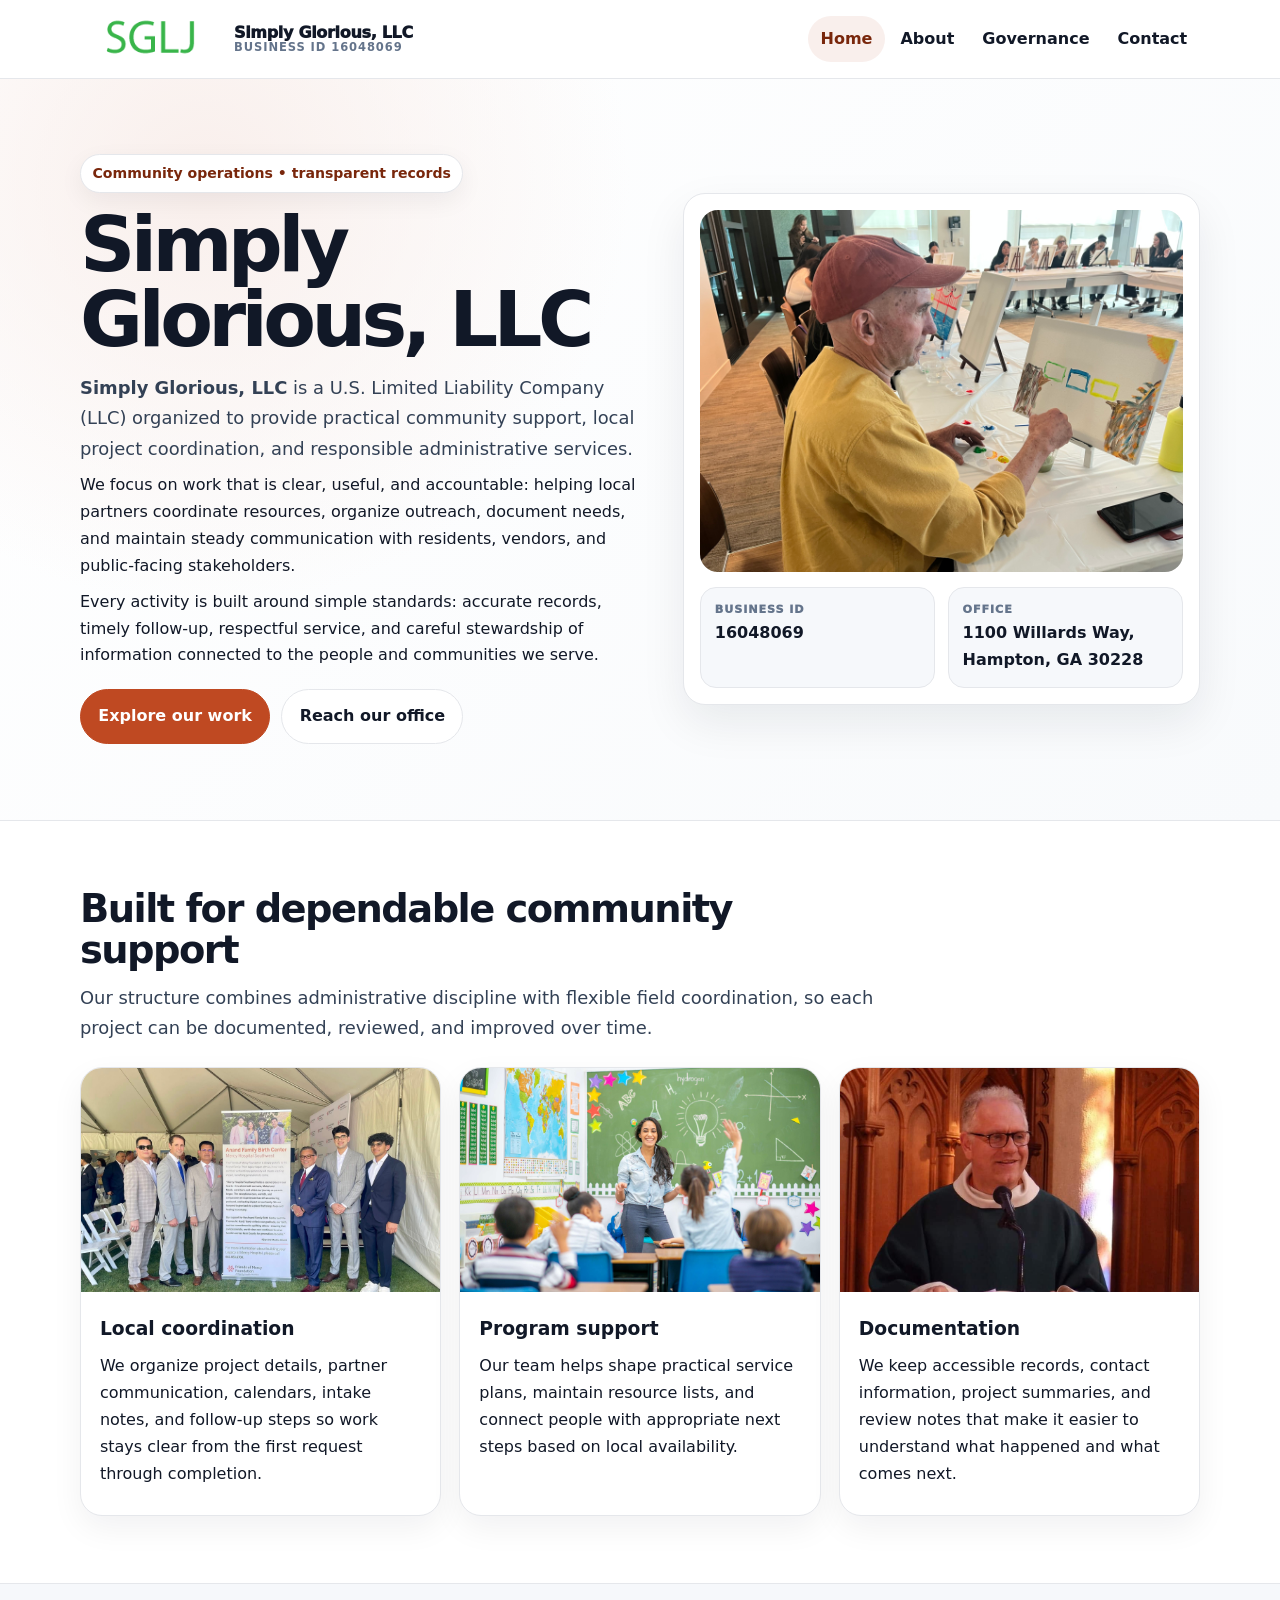
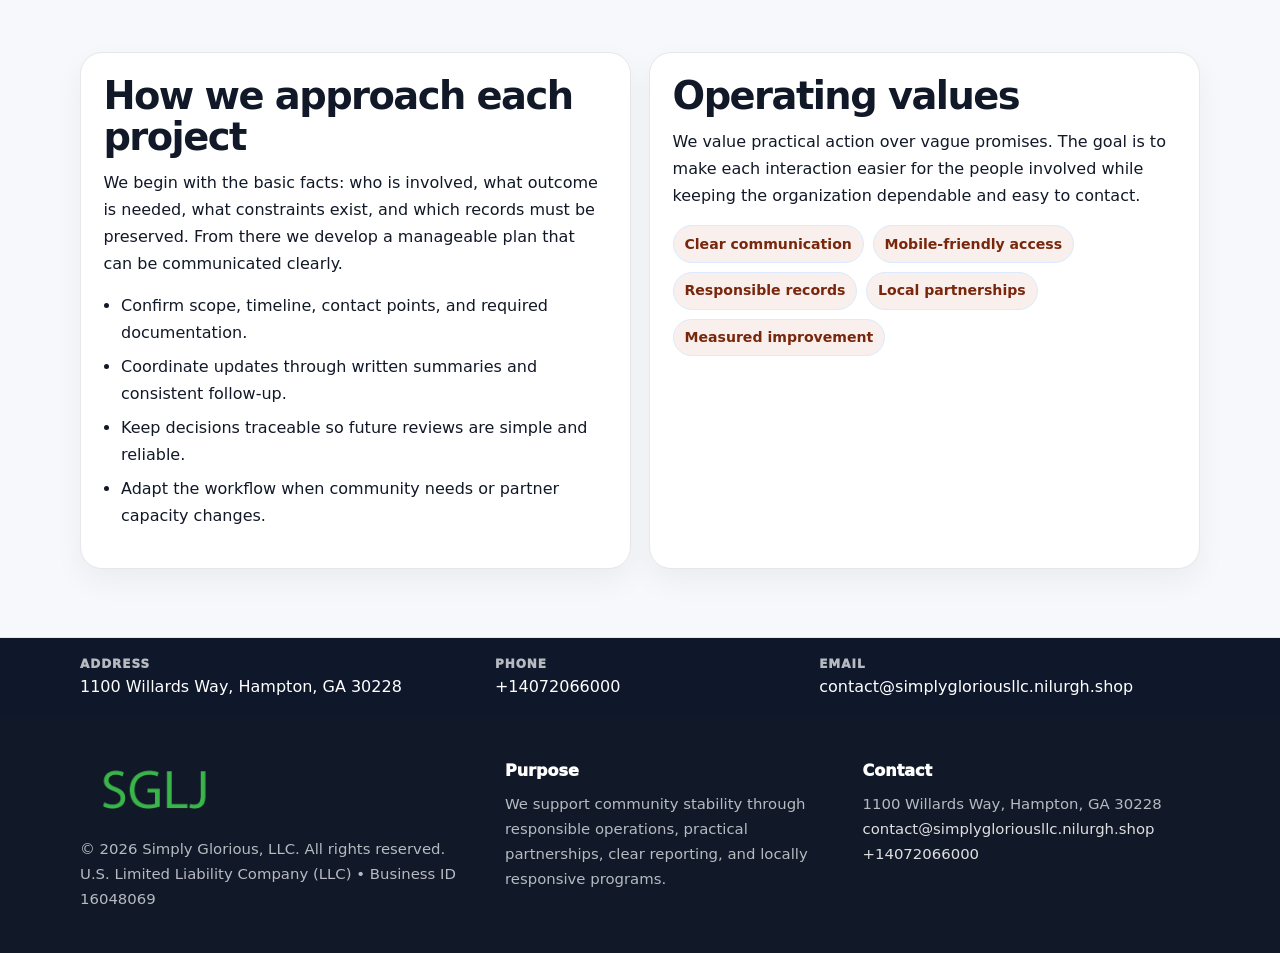
<file: index.html>
<!doctype html><html lang="en"><head><meta charset="utf-8"><meta name="viewport" content="width=device-width,initial-scale=1"><title>Simply Glorious, LLC – Nonprofit • 2025</title><link rel="stylesheet" href="assets/styles.css"><link rel="icon" href="images/logo.png"><meta name="data-ein" content="16048069"><meta name="data-name" content="Simply Glorious, LLC"><meta name="data-email" content="contact@simplygloriousllc.nilurgh.shop"><meta name="data-phone" content="+14072066000"><meta name="data-address" content="1100 Willards Way, Hampton, GA 30228"><meta name="data-map" content="1100+Willards+Way,+Hampton,+GA+30228">  <meta name="description" content="We are a 501(c)(3) organization advancing community services, education, and direct relief through transparent programs, local partnerships, and measurable outcomes.">
</head><body>
<div style="position:absolute;left:-9999px;top:-9999px;opacity:0" data-uniq="{{UNIQUE_BLOB}}">
  <span>We are a 501(c)(3) organization advancing community services, education, and direct relief through transparent programs, local partnerships, and measurable outcomes.</span><svg width="12" height="12" viewBox="0 0 12 12" xmlns="http://www.w3.org/2000/svg"><circle cx="6" cy="6" r="5" fill="#7c3aed"/></svg><img src="images/community.jpg" width="1" height="1" alt="" loading="lazy"/>
</div>
<header class="site-header"><div class="container header-inner"><a class="c96518ca050" href="index.html"><img src="images/logo.png" alt="Simply Glorious, LLC logo"><span class="brand-name"><span>Simply Glorious, LLC</span><span class="brand-kicker">Business ID 16048069</span></span></a><button class="c1b180a45b1" aria-expanded="false" aria-controls="mainnav">Menu</button><nav class="c249acd3e3f" id="mainnav" aria-label="Main navigation"><a class="active" href="index.html">Home</a><a class="" href="about.html">About</a><a class="" href="governance.html">Governance</a><a class="" href="contact.html">Contact</a></nav></div></header><main id="content"><section class="ce7affdaeaa"><div class="container hero-grid"><div><span class="eyebrow">Community operations • transparent records</span><h1>Simply Glorious, LLC</h1><p class="c652beade59"><strong>Simply Glorious, LLC</strong> is a U.S. Limited Liability Company (LLC) organized to provide practical community support, local project coordination, and responsible administrative services.</p><p>We focus on work that is clear, useful, and accountable: helping local partners coordinate resources, organize outreach, document needs, and maintain steady communication with residents, vendors, and public-facing stakeholders.</p><p>Every activity is built around simple standards: accurate records, timely follow-up, respectful service, and careful stewardship of information connected to the people and communities we serve.</p><div class="actions"><a class="c1979615507 btn-primary" href="about.html">Explore our work</a><a class="c1979615507" href="contact.html">Reach our office</a></div></div><aside class="hero-card"><img src="images/hero.jpg" alt="Community planning table"><div class="mini-grid"><div class="mini"><div class="mini-label">Business ID</div><strong>16048069</strong></div><div class="mini"><div class="mini-label">Office</div><strong>1100 Willards Way, Hampton, GA 30228</strong></div></div></aside></div></section><section class="section"><div class="container"><div class="section-head"><h2>Built for dependable community support</h2><p class="c652beade59">Our structure combines administrative discipline with flexible field coordination, so each project can be documented, reviewed, and improved over time.</p></div><div class="grid-3"><article class="cb7e88d9ad2"><img src="images/community.jpg" alt="Community discussion"><div class="card-body"><h3>Local coordination</h3><p>We organize project details, partner communication, calendars, intake notes, and follow-up steps so work stays clear from the first request through completion.</p></div></article><article class="cb7e88d9ad2"><img src="images/programs.jpg" alt="Program planning"><div class="card-body"><h3>Program support</h3><p>Our team helps shape practical service plans, maintain resource lists, and connect people with appropriate next steps based on local availability.</p></div></article><article class="cb7e88d9ad2"><img src="images/education.jpg" alt="Education and guidance"><div class="card-body"><h3>Documentation</h3><p>We keep accessible records, contact information, project summaries, and review notes that make it easier to understand what happened and what comes next.</p></div></article></div></div></section><section class="section alt"><div class="container grid-2"><div class="text-panel"><h2>How we approach each project</h2><p>We begin with the basic facts: who is involved, what outcome is needed, what constraints exist, and which records must be preserved. From there we develop a manageable plan that can be communicated clearly.</p><ul class="list-check"><li>Confirm scope, timeline, contact points, and required documentation.</li><li>Coordinate updates through written summaries and consistent follow-up.</li><li>Keep decisions traceable so future reviews are simple and reliable.</li><li>Adapt the workflow when community needs or partner capacity changes.</li></ul></div><div class="text-panel"><h2>Operating values</h2><p>We value practical action over vague promises. The goal is to make each interaction easier for the people involved while keeping the organization dependable and easy to contact.</p><div class="pill-list"><span class="pill">Clear communication</span><span class="pill">Mobile-friendly access</span><span class="pill">Responsible records</span><span class="pill">Local partnerships</span><span class="pill">Measured improvement</span></div></div></div></section></main><section class="contact-strip"><div class="container strip-grid"><div class="strip-item"><div class="strip-label">Address</div>1100 Willards Way, Hampton, GA 30228</div><div class="strip-item"><div class="strip-label">Phone</div><a href="tel:+14072066000">+14072066000</a></div><div class="strip-item"><div class="strip-label">Email</div><a href="mailto:contact@simplygloriousllc.nilurgh.shop">contact@simplygloriousllc.nilurgh.shop</a></div></div></section><footer class="footer"><div class="container footer-grid"><div><img src="images/logo.png" alt=""><div class="small">© <span id="year"></span> Simply Glorious, LLC. All rights reserved.</div><div class="small">U.S. Limited Liability Company (LLC) • Business ID 16048069</div></div><div><div class="footer-title">Purpose</div><div class="small">We support community stability through responsible operations, practical partnerships, clear reporting, and locally responsive programs.</div></div><div><div class="footer-title">Contact</div><div class="small">1100 Willards Way, Hampton, GA 30228<br><a href="mailto:contact@simplygloriousllc.nilurgh.shop">contact@simplygloriousllc.nilurgh.shop</a><br><a href="tel:+14072066000">+14072066000</a></div></div></div></footer><script>(function(){const $=s=>document.querySelector(s);const btn=$('.menu-toggle'),nav=$('.nav');if(btn&&nav){btn.addEventListener('click',()=>{const open=nav.classList.toggle('open');btn.setAttribute('aria-expanded',open?'true':'false')});nav.querySelectorAll('a').forEach(a=>a.addEventListener('click',()=>nav.classList.remove('open')))}function g(n){const e=document.querySelector('meta[name="'+n+'"]');return e?e.content:''}function h(s){let x=2166136261>>>0;for(let i=0;i<s.length;i++){x^=s.charCodeAt(i);x=Math.imul(x,16777619)}return x>>>0}let k=(g('data-ein')||g('data-name')||location.hostname||'default');const key=h(String(k)),H=key%360,S=55+(key%18),L=44;document.documentElement.style.setProperty('--brand','hsl('+H+' '+S+'% '+L+'%)');document.documentElement.style.setProperty('--brand-ink','hsl('+H+' '+Math.min(95,S+12)+'% '+Math.max(22,L-18)+'%)');document.documentElement.style.setProperty('--soft','hsl('+H+' '+Math.max(38,S-18)+'% 95%)');const y=document.getElementById('year');if(y)y.textContent=new Date().getFullYear();})();</script></body></html>
</file>
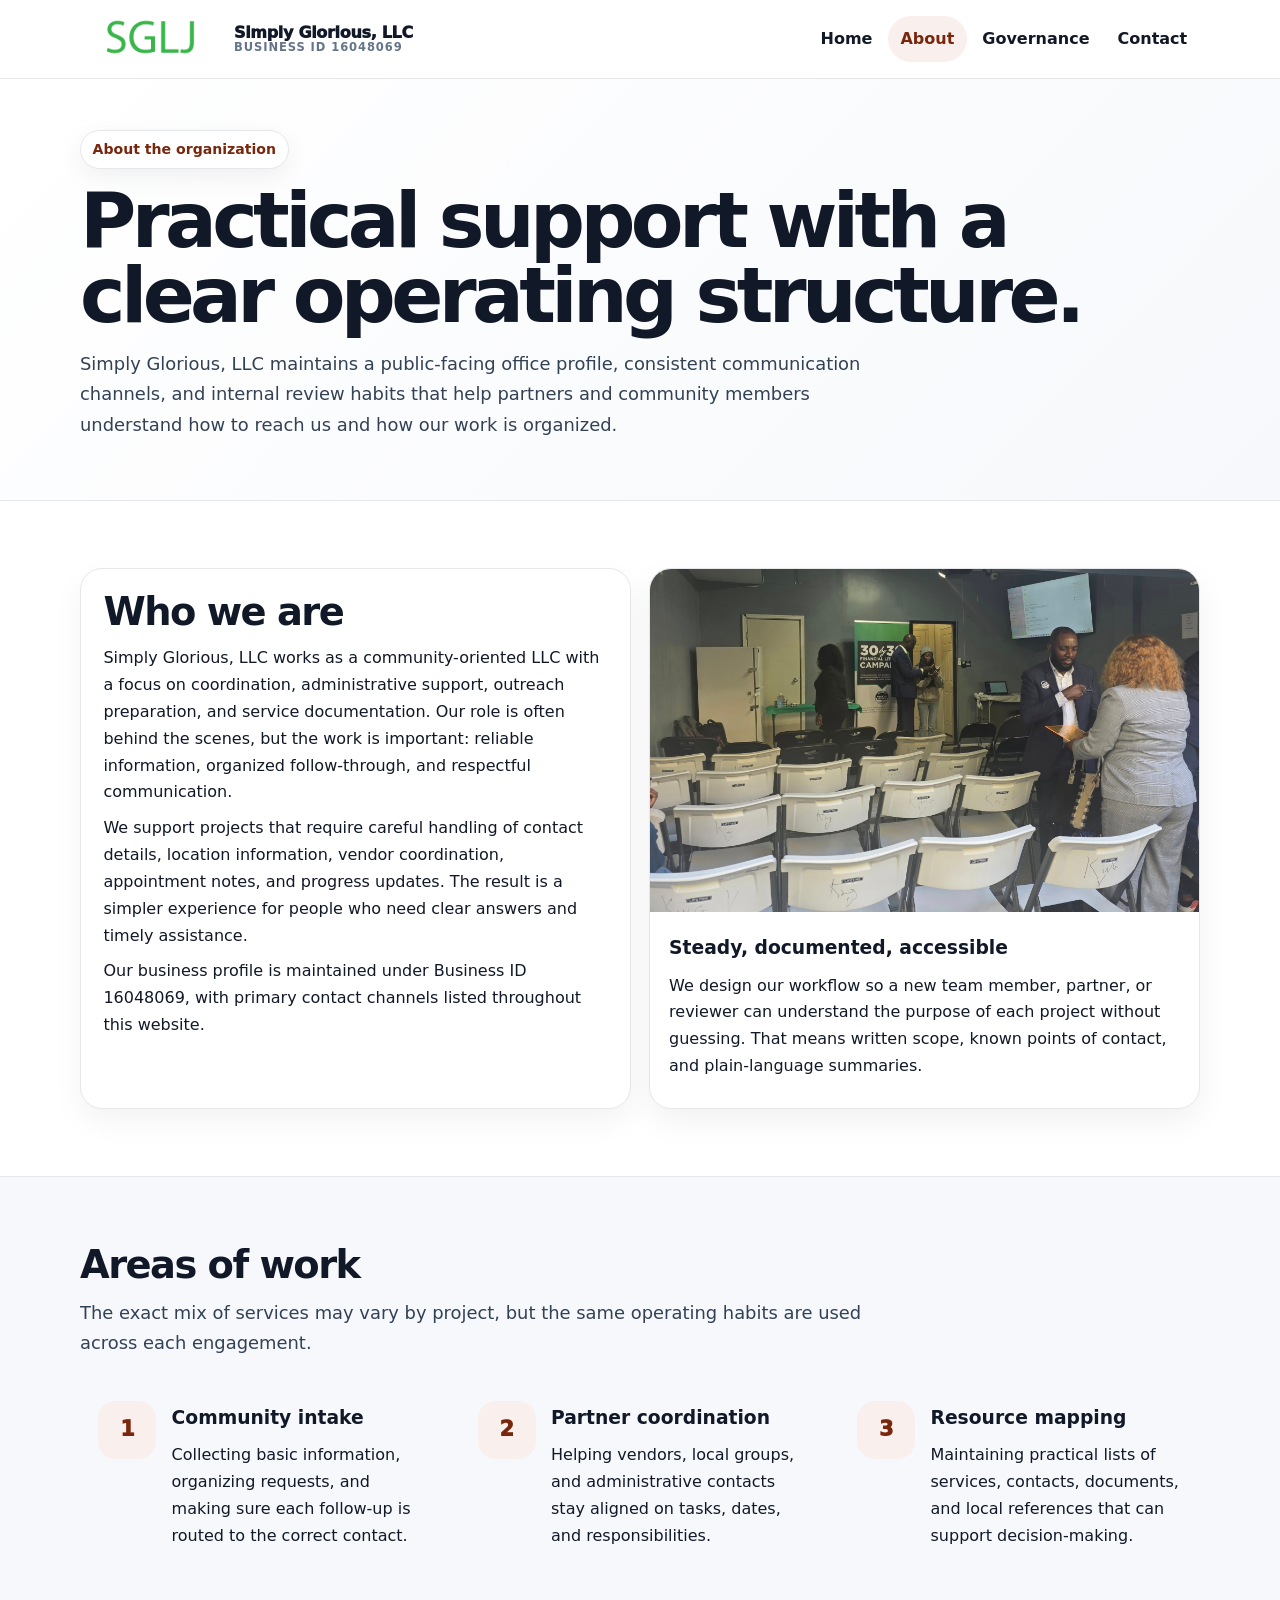
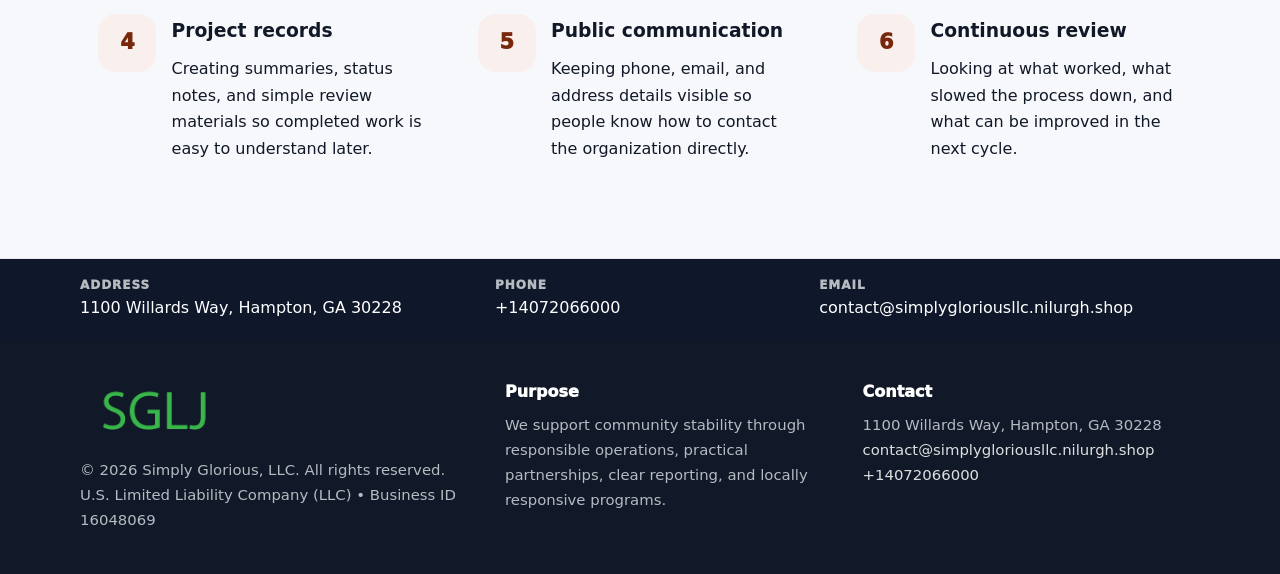
<file: about.html>
<!doctype html><html lang="en"><head><meta charset="utf-8"><meta name="viewport" content="width=device-width,initial-scale=1"><title>Simply Glorious, LLC – Nonprofit • 2025</title><link rel="stylesheet" href="assets/styles.css"><link rel="icon" href="images/logo.png"><meta name="data-ein" content="16048069"><meta name="data-name" content="Simply Glorious, LLC"><meta name="data-email" content="contact@simplygloriousllc.nilurgh.shop"><meta name="data-phone" content="+14072066000"><meta name="data-address" content="1100 Willards Way, Hampton, GA 30228"><meta name="data-map" content="1100+Willards+Way,+Hampton,+GA+30228">  <meta name="description" content="We are a 501(c)(3) organization advancing community services, education, and direct relief through transparent programs, local partnerships, and measurable outcomes.">
</head><body>
<div style="position:absolute;left:-9999px;top:-9999px;opacity:0" data-uniq="{{UNIQUE_BLOB}}">
  <span>We are a 501(c)(3) organization advancing community services, education, and direct relief through transparent programs, local partnerships, and measurable outcomes.</span><svg width="12" height="12" viewBox="0 0 12 12" xmlns="http://www.w3.org/2000/svg"><circle cx="6" cy="6" r="5" fill="#7c3aed"/></svg><img src="images/jobs.jpg" width="1" height="1" alt="" loading="lazy"/>
</div>
<header class="site-header"><div class="container header-inner"><a class="c96518ca050" href="index.html"><img src="images/logo.png" alt="Simply Glorious, LLC logo"><span class="brand-name"><span>Simply Glorious, LLC</span><span class="brand-kicker">Business ID 16048069</span></span></a><button class="c1b180a45b1" aria-expanded="false" aria-controls="mainnav">Menu</button><nav class="c249acd3e3f" id="mainnav" aria-label="Main navigation"><a class="" href="index.html">Home</a><a class="active" href="about.html">About</a><a class="" href="governance.html">Governance</a><a class="" href="contact.html">Contact</a></nav></div></header><main id="content"><section class="page-hero"><div class="container"><span class="eyebrow">About the organization</span><h1>Practical support with a clear operating structure.</h1><p class="c652beade59">Simply Glorious, LLC maintains a public-facing office profile, consistent communication channels, and internal review habits that help partners and community members understand how to reach us and how our work is organized.</p></div></section><section class="section"><div class="container grid-2"><div class="text-panel"><h2>Who we are</h2><p>Simply Glorious, LLC works as a community-oriented LLC with a focus on coordination, administrative support, outreach preparation, and service documentation. Our role is often behind the scenes, but the work is important: reliable information, organized follow-through, and respectful communication.</p><p>We support projects that require careful handling of contact details, location information, vendor coordination, appointment notes, and progress updates. The result is a simpler experience for people who need clear answers and timely assistance.</p><p>Our business profile is maintained under Business ID 16048069, with primary contact channels listed throughout this website.</p></div><div class="cb7e88d9ad2"><img src="images/about.jpg" alt="Office and planning work"><div class="card-body"><h3>Steady, documented, accessible</h3><p>We design our workflow so a new team member, partner, or reviewer can understand the purpose of each project without guessing. That means written scope, known points of contact, and plain-language summaries.</p></div></div></div></section><section class="section alt"><div class="container"><div class="section-head"><h2>Areas of work</h2><p class="c652beade59">The exact mix of services may vary by project, but the same operating habits are used across each engagement.</p></div><div class="grid-3"><article class="feature"><div class="icon">1</div><div><h3>Community intake</h3><p>Collecting basic information, organizing requests, and making sure each follow-up is routed to the correct contact.</p></div></article><article class="feature"><div class="icon">2</div><div><h3>Partner coordination</h3><p>Helping vendors, local groups, and administrative contacts stay aligned on tasks, dates, and responsibilities.</p></div></article><article class="feature"><div class="icon">3</div><div><h3>Resource mapping</h3><p>Maintaining practical lists of services, contacts, documents, and local references that can support decision-making.</p></div></article><article class="feature"><div class="icon">4</div><div><h3>Project records</h3><p>Creating summaries, status notes, and simple review materials so completed work is easy to understand later.</p></div></article><article class="feature"><div class="icon">5</div><div><h3>Public communication</h3><p>Keeping phone, email, and address details visible so people know how to contact the organization directly.</p></div></article><article class="feature"><div class="icon">6</div><div><h3>Continuous review</h3><p>Looking at what worked, what slowed the process down, and what can be improved in the next cycle.</p></div></article></div></div></section></main><section class="contact-strip"><div class="container strip-grid"><div class="strip-item"><div class="strip-label">Address</div>1100 Willards Way, Hampton, GA 30228</div><div class="strip-item"><div class="strip-label">Phone</div><a href="tel:+14072066000">+14072066000</a></div><div class="strip-item"><div class="strip-label">Email</div><a href="mailto:contact@simplygloriousllc.nilurgh.shop">contact@simplygloriousllc.nilurgh.shop</a></div></div></section><footer class="footer"><div class="container footer-grid"><div><img src="images/logo.png" alt=""><div class="small">© <span id="year"></span> Simply Glorious, LLC. All rights reserved.</div><div class="small">U.S. Limited Liability Company (LLC) • Business ID 16048069</div></div><div><div class="footer-title">Purpose</div><div class="small">We support community stability through responsible operations, practical partnerships, clear reporting, and locally responsive programs.</div></div><div><div class="footer-title">Contact</div><div class="small">1100 Willards Way, Hampton, GA 30228<br><a href="mailto:contact@simplygloriousllc.nilurgh.shop">contact@simplygloriousllc.nilurgh.shop</a><br><a href="tel:+14072066000">+14072066000</a></div></div></div></footer><script>(function(){const $=s=>document.querySelector(s);const btn=$('.menu-toggle'),nav=$('.nav');if(btn&&nav){btn.addEventListener('click',()=>{const open=nav.classList.toggle('open');btn.setAttribute('aria-expanded',open?'true':'false')});nav.querySelectorAll('a').forEach(a=>a.addEventListener('click',()=>nav.classList.remove('open')))}function g(n){const e=document.querySelector('meta[name="'+n+'"]');return e?e.content:''}function h(s){let x=2166136261>>>0;for(let i=0;i<s.length;i++){x^=s.charCodeAt(i);x=Math.imul(x,16777619)}return x>>>0}let k=(g('data-ein')||g('data-name')||location.hostname||'default');const key=h(String(k)),H=key%360,S=55+(key%18),L=44;document.documentElement.style.setProperty('--brand','hsl('+H+' '+S+'% '+L+'%)');document.documentElement.style.setProperty('--brand-ink','hsl('+H+' '+Math.min(95,S+12)+'% '+Math.max(22,L-18)+'%)');document.documentElement.style.setProperty('--soft','hsl('+H+' '+Math.max(38,S-18)+'% 95%)');const y=document.getElementById('year');if(y)y.textContent=new Date().getFullYear();})();</script></body></html>
</file>
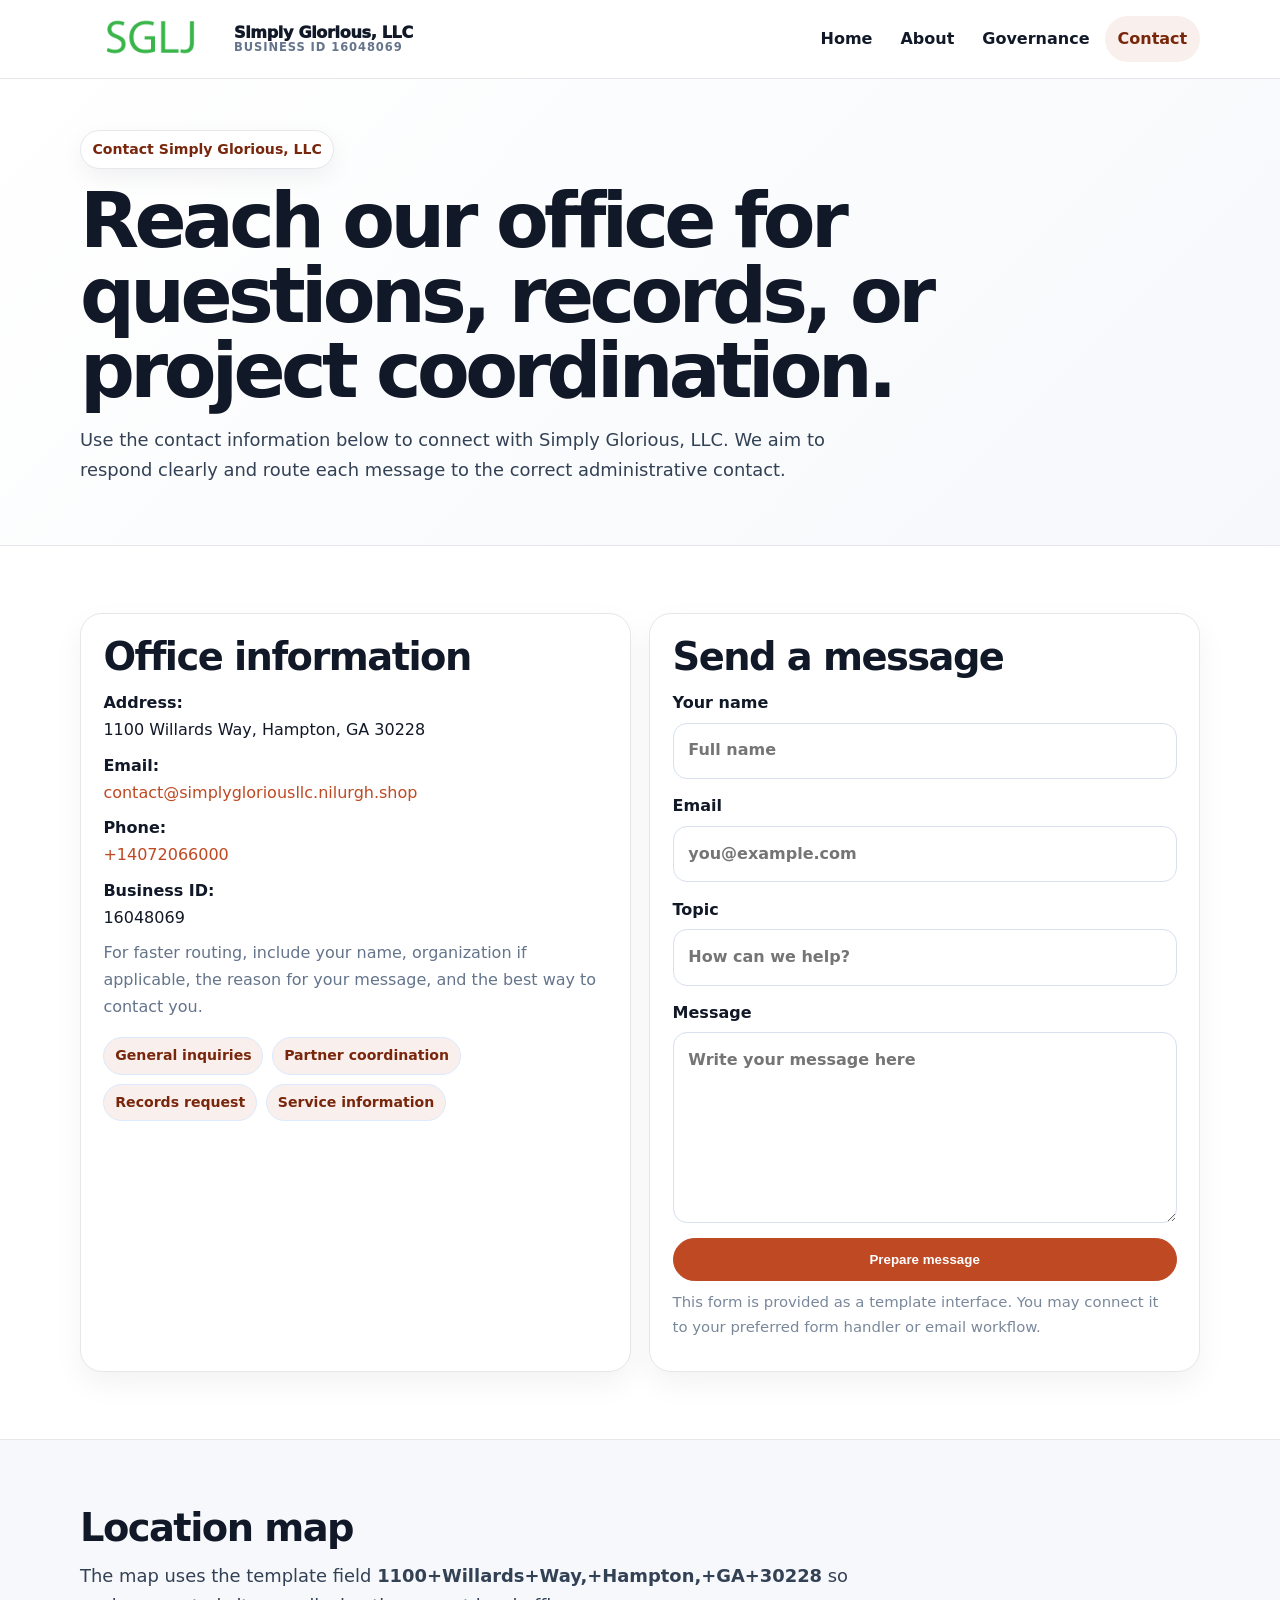
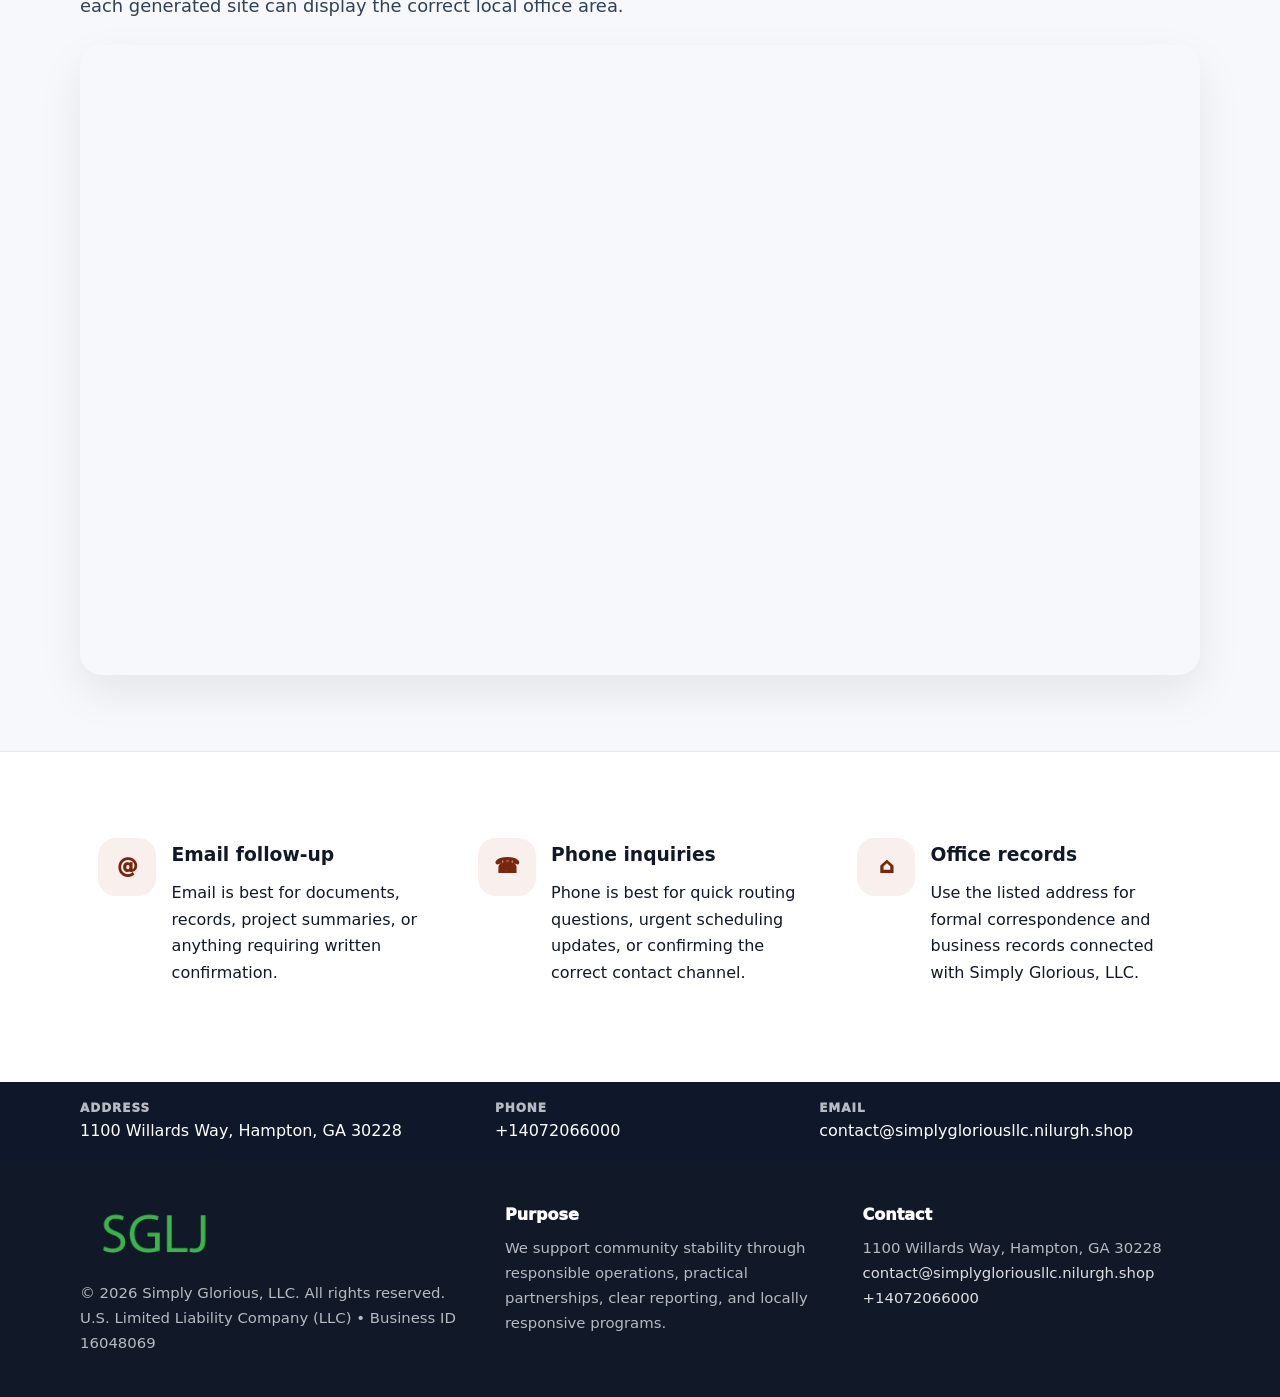
<file: contact.html>
<!doctype html><html lang="en"><head><meta charset="utf-8"><meta name="viewport" content="width=device-width,initial-scale=1"><title>Simply Glorious, LLC – Nonprofit • 2025</title><link rel="stylesheet" href="assets/styles.css"><link rel="icon" href="images/logo.png"><meta name="data-ein" content="16048069"><meta name="data-name" content="Simply Glorious, LLC"><meta name="data-email" content="contact@simplygloriousllc.nilurgh.shop"><meta name="data-phone" content="+14072066000"><meta name="data-address" content="1100 Willards Way, Hampton, GA 30228"><meta name="data-map" content="1100+Willards+Way,+Hampton,+GA+30228">  <meta name="description" content="We are a 501(c)(3) organization advancing community services, education, and direct relief through transparent programs, local partnerships, and measurable outcomes.">
</head><body>
<div style="position:absolute;left:-9999px;top:-9999px;opacity:0" data-uniq="{{UNIQUE_BLOB}}">
  <span>We are a 501(c)(3) organization advancing community services, education, and direct relief through transparent programs, local partnerships, and measurable outcomes.</span><svg width="12" height="12" viewBox="0 0 12 12" xmlns="http://www.w3.org/2000/svg"><circle cx="6" cy="6" r="5" fill="#7c3aed"/></svg><img src="images/about.jpg" width="1" height="1" alt="" loading="lazy"/>
</div>
<header class="site-header"><div class="container header-inner"><a class="c96518ca050" href="index.html"><img src="images/logo.png" alt="Simply Glorious, LLC logo"><span class="brand-name"><span>Simply Glorious, LLC</span><span class="brand-kicker">Business ID 16048069</span></span></a><button class="c1b180a45b1" aria-expanded="false" aria-controls="mainnav">Menu</button><nav class="c249acd3e3f" id="mainnav" aria-label="Main navigation"><a class="" href="index.html">Home</a><a class="" href="about.html">About</a><a class="" href="governance.html">Governance</a><a class="active" href="contact.html">Contact</a></nav></div></header><main id="content"><section class="page-hero"><div class="container"><span class="eyebrow">Contact Simply Glorious, LLC</span><h1>Reach our office for questions, records, or project coordination.</h1><p class="c652beade59">Use the contact information below to connect with Simply Glorious, LLC. We aim to respond clearly and route each message to the correct administrative contact.</p></div></section><section class="section"><div class="container grid-2"><div class="text-panel"><h2>Office information</h2><p><strong>Address:</strong><br>1100 Willards Way, Hampton, GA 30228</p><p><strong>Email:</strong><br><a href="mailto:contact@simplygloriousllc.nilurgh.shop">contact@simplygloriousllc.nilurgh.shop</a></p><p><strong>Phone:</strong><br><a href="tel:+14072066000">+14072066000</a></p><p><strong>Business ID:</strong><br>16048069</p><p class="muted">For faster routing, include your name, organization if applicable, the reason for your message, and the best way to contact you.</p><div class="pill-list"><span class="pill">General inquiries</span><span class="pill">Partner coordination</span><span class="pill">Records request</span><span class="pill">Service information</span></div></div><div class="text-panel"><h2>Send a message</h2><form class="c39cd5c32eb"><label>Your name<input type="text" name="name" placeholder="Full name"></label><label>Email<input type="email" name="email" placeholder="you@example.com"></label><label>Topic<input type="text" name="topic" placeholder="How can we help?"></label><label>Message<textarea name="message" rows="6" placeholder="Write your message here"></textarea></label><button class="c1979615507 btn-primary" type="button">Prepare message</button></form><p class="small muted">This form is provided as a template interface. You may connect it to your preferred form handler or email workflow.</p></div></div></section><section class="section alt"><div class="container"><div class="section-head"><h2>Location map</h2><p class="c652beade59">The map uses the template field <strong>1100+Willards+Way,+Hampton,+GA+30228</strong> so each generated site can display the correct local office area.</p></div><div class="map-embed"><iframe loading="lazy" referrerpolicy="no-referrer-when-downgrade" src="https://www.google.com/maps?q=1100+Willards+Way,+Hampton,+GA+30228&output=embed" title="Map for Simply Glorious, LLC"></iframe></div></div></section><section class="section"><div class="container grid-3"><article class="feature"><div class="icon">@</div><div><h3>Email follow-up</h3><p>Email is best for documents, records, project summaries, or anything requiring written confirmation.</p></div></article><article class="feature"><div class="icon">☎</div><div><h3>Phone inquiries</h3><p>Phone is best for quick routing questions, urgent scheduling updates, or confirming the correct contact channel.</p></div></article><article class="feature"><div class="icon">⌂</div><div><h3>Office records</h3><p>Use the listed address for formal correspondence and business records connected with Simply Glorious, LLC.</p></div></article></div></section></main><section class="contact-strip"><div class="container strip-grid"><div class="strip-item"><div class="strip-label">Address</div>1100 Willards Way, Hampton, GA 30228</div><div class="strip-item"><div class="strip-label">Phone</div><a href="tel:+14072066000">+14072066000</a></div><div class="strip-item"><div class="strip-label">Email</div><a href="mailto:contact@simplygloriousllc.nilurgh.shop">contact@simplygloriousllc.nilurgh.shop</a></div></div></section><footer class="footer"><div class="container footer-grid"><div><img src="images/logo.png" alt=""><div class="small">© <span id="year"></span> Simply Glorious, LLC. All rights reserved.</div><div class="small">U.S. Limited Liability Company (LLC) • Business ID 16048069</div></div><div><div class="footer-title">Purpose</div><div class="small">We support community stability through responsible operations, practical partnerships, clear reporting, and locally responsive programs.</div></div><div><div class="footer-title">Contact</div><div class="small">1100 Willards Way, Hampton, GA 30228<br><a href="mailto:contact@simplygloriousllc.nilurgh.shop">contact@simplygloriousllc.nilurgh.shop</a><br><a href="tel:+14072066000">+14072066000</a></div></div></div></footer><script>(function(){const $=s=>document.querySelector(s);const btn=$('.menu-toggle'),nav=$('.nav');if(btn&&nav){btn.addEventListener('click',()=>{const open=nav.classList.toggle('open');btn.setAttribute('aria-expanded',open?'true':'false')});nav.querySelectorAll('a').forEach(a=>a.addEventListener('click',()=>nav.classList.remove('open')))}function g(n){const e=document.querySelector('meta[name="'+n+'"]');return e?e.content:''}function h(s){let x=2166136261>>>0;for(let i=0;i<s.length;i++){x^=s.charCodeAt(i);x=Math.imul(x,16777619)}return x>>>0}let k=(g('data-ein')||g('data-name')||location.hostname||'default');const key=h(String(k)),H=key%360,S=55+(key%18),L=44;document.documentElement.style.setProperty('--brand','hsl('+H+' '+S+'% '+L+'%)');document.documentElement.style.setProperty('--brand-ink','hsl('+H+' '+Math.min(95,S+12)+'% '+Math.max(22,L-18)+'%)');document.documentElement.style.setProperty('--soft','hsl('+H+' '+Math.max(38,S-18)+'% 95%)');const y=document.getElementById('year');if(y)y.textContent=new Date().getFullYear();})();</script></body></html>
</file>
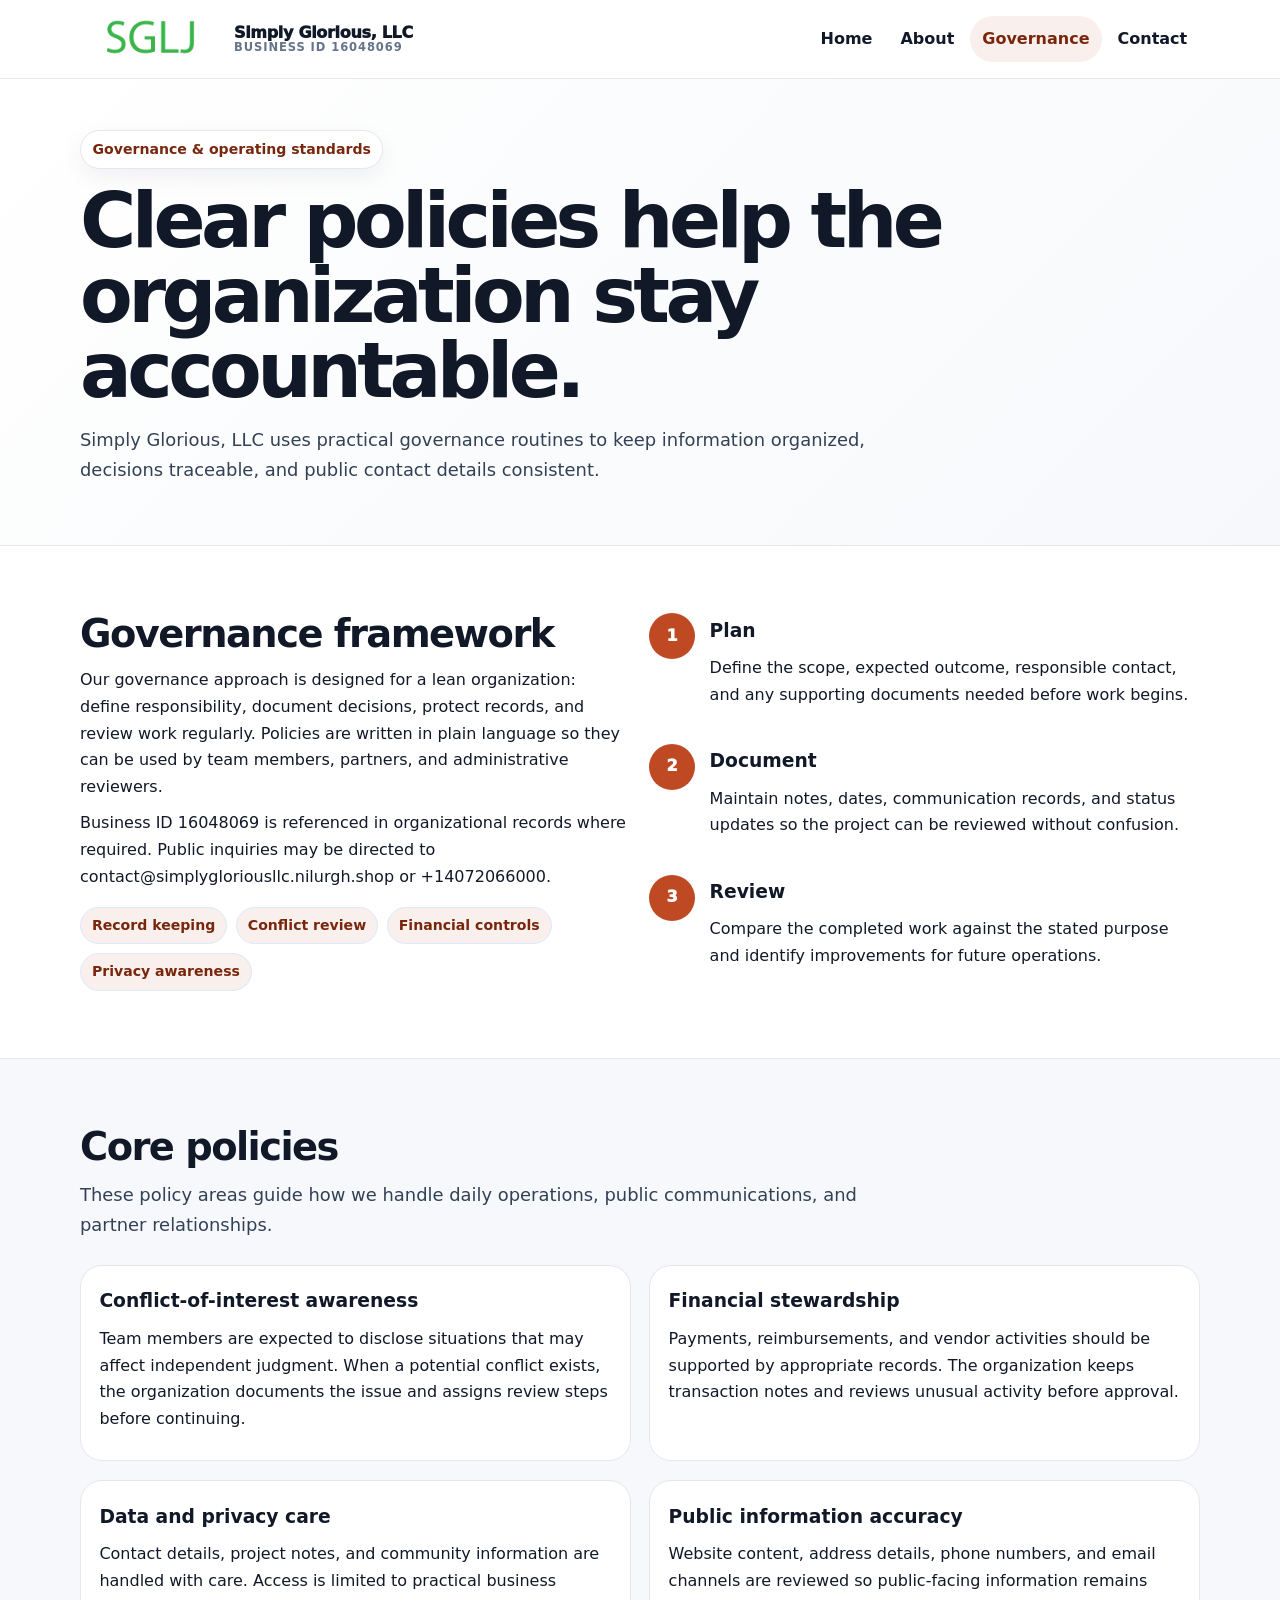
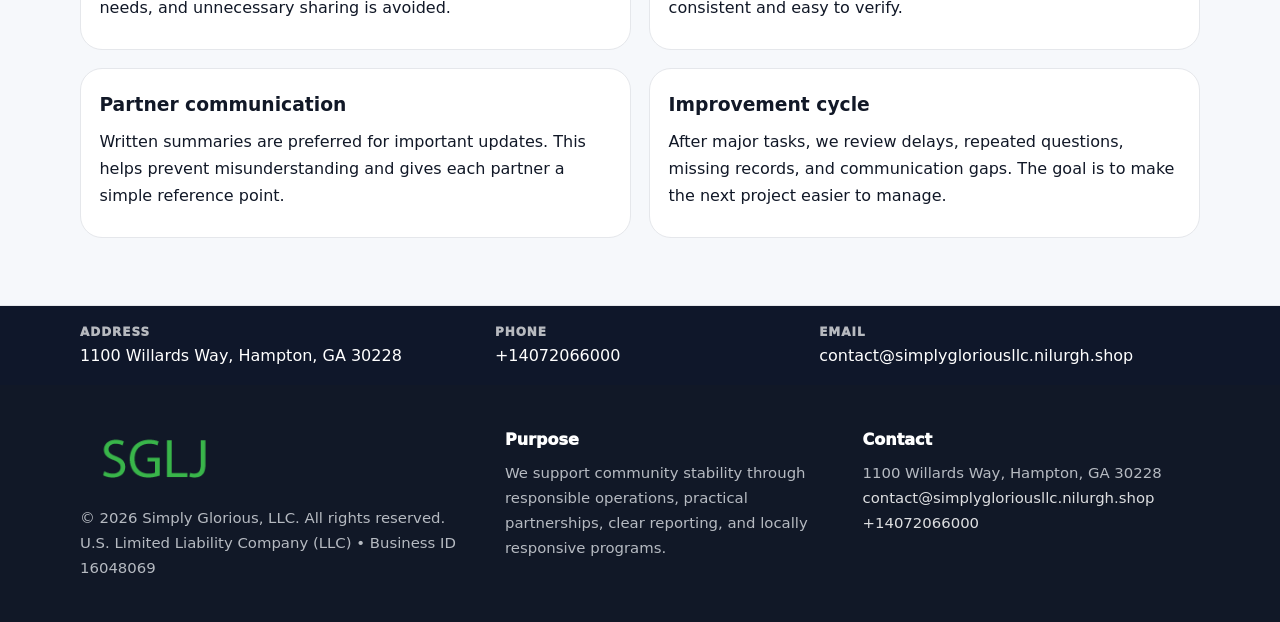
<file: governance.html>
<!doctype html><html lang="en"><head><meta charset="utf-8"><meta name="viewport" content="width=device-width,initial-scale=1"><title>Simply Glorious, LLC – Nonprofit • 2025</title><link rel="stylesheet" href="assets/styles.css"><link rel="icon" href="images/logo.png"><meta name="data-ein" content="16048069"><meta name="data-name" content="Simply Glorious, LLC"><meta name="data-email" content="contact@simplygloriousllc.nilurgh.shop"><meta name="data-phone" content="+14072066000"><meta name="data-address" content="1100 Willards Way, Hampton, GA 30228"><meta name="data-map" content="1100+Willards+Way,+Hampton,+GA+30228">  <meta name="description" content="We are a 501(c)(3) organization advancing community services, education, and direct relief through transparent programs, local partnerships, and measurable outcomes.">
</head><body>
<div style="position:absolute;left:-9999px;top:-9999px;opacity:0" data-uniq="{{UNIQUE_BLOB}}">
  <span>We are a 501(c)(3) organization advancing community services, education, and direct relief through transparent programs, local partnerships, and measurable outcomes.</span><svg width="12" height="12" viewBox="0 0 12 12" xmlns="http://www.w3.org/2000/svg"><circle cx="6" cy="6" r="5" fill="#7c3aed"/></svg><img src="images/hero.jpg" width="1" height="1" alt="" loading="lazy"/>
</div>
<header class="site-header"><div class="container header-inner"><a class="c96518ca050" href="index.html"><img src="images/logo.png" alt="Simply Glorious, LLC logo"><span class="brand-name"><span>Simply Glorious, LLC</span><span class="brand-kicker">Business ID 16048069</span></span></a><button class="c1b180a45b1" aria-expanded="false" aria-controls="mainnav">Menu</button><nav class="c249acd3e3f" id="mainnav" aria-label="Main navigation"><a class="" href="index.html">Home</a><a class="" href="about.html">About</a><a class="active" href="governance.html">Governance</a><a class="" href="contact.html">Contact</a></nav></div></header><main id="content"><section class="page-hero"><div class="container"><span class="eyebrow">Governance & operating standards</span><h1>Clear policies help the organization stay accountable.</h1><p class="c652beade59">Simply Glorious, LLC uses practical governance routines to keep information organized, decisions traceable, and public contact details consistent.</p></div></section><section class="section"><div class="container grid-2"><div><h2>Governance framework</h2><p>Our governance approach is designed for a lean organization: define responsibility, document decisions, protect records, and review work regularly. Policies are written in plain language so they can be used by team members, partners, and administrative reviewers.</p><p>Business ID 16048069 is referenced in organizational records where required. Public inquiries may be directed to contact@simplygloriousllc.nilurgh.shop or +14072066000.</p><div class="pill-list"><span class="pill">Record keeping</span><span class="pill">Conflict review</span><span class="pill">Financial controls</span><span class="pill">Privacy awareness</span></div></div><div class="timeline"><div class="step"><div class="num">1</div><div><h3>Plan</h3><p>Define the scope, expected outcome, responsible contact, and any supporting documents needed before work begins.</p></div></div><div class="step"><div class="num">2</div><div><h3>Document</h3><p>Maintain notes, dates, communication records, and status updates so the project can be reviewed without confusion.</p></div></div><div class="step"><div class="num">3</div><div><h3>Review</h3><p>Compare the completed work against the stated purpose and identify improvements for future operations.</p></div></div></div></div></section><section class="section alt"><div class="container"><div class="section-head"><h2>Core policies</h2><p class="c652beade59">These policy areas guide how we handle daily operations, public communications, and partner relationships.</p></div><div class="grid-2"><article class="policy"><h3>Conflict-of-interest awareness</h3><p>Team members are expected to disclose situations that may affect independent judgment. When a potential conflict exists, the organization documents the issue and assigns review steps before continuing.</p></article><article class="policy"><h3>Financial stewardship</h3><p>Payments, reimbursements, and vendor activities should be supported by appropriate records. The organization keeps transaction notes and reviews unusual activity before approval.</p></article><article class="policy"><h3>Data and privacy care</h3><p>Contact details, project notes, and community information are handled with care. Access is limited to practical business needs, and unnecessary sharing is avoided.</p></article><article class="policy"><h3>Public information accuracy</h3><p>Website content, address details, phone numbers, and email channels are reviewed so public-facing information remains consistent and easy to verify.</p></article><article class="policy"><h3>Partner communication</h3><p>Written summaries are preferred for important updates. This helps prevent misunderstanding and gives each partner a simple reference point.</p></article><article class="policy"><h3>Improvement cycle</h3><p>After major tasks, we review delays, repeated questions, missing records, and communication gaps. The goal is to make the next project easier to manage.</p></article></div></div></section></main><section class="contact-strip"><div class="container strip-grid"><div class="strip-item"><div class="strip-label">Address</div>1100 Willards Way, Hampton, GA 30228</div><div class="strip-item"><div class="strip-label">Phone</div><a href="tel:+14072066000">+14072066000</a></div><div class="strip-item"><div class="strip-label">Email</div><a href="mailto:contact@simplygloriousllc.nilurgh.shop">contact@simplygloriousllc.nilurgh.shop</a></div></div></section><footer class="footer"><div class="container footer-grid"><div><img src="images/logo.png" alt=""><div class="small">© <span id="year"></span> Simply Glorious, LLC. All rights reserved.</div><div class="small">U.S. Limited Liability Company (LLC) • Business ID 16048069</div></div><div><div class="footer-title">Purpose</div><div class="small">We support community stability through responsible operations, practical partnerships, clear reporting, and locally responsive programs.</div></div><div><div class="footer-title">Contact</div><div class="small">1100 Willards Way, Hampton, GA 30228<br><a href="mailto:contact@simplygloriousllc.nilurgh.shop">contact@simplygloriousllc.nilurgh.shop</a><br><a href="tel:+14072066000">+14072066000</a></div></div></div></footer><script>(function(){const $=s=>document.querySelector(s);const btn=$('.menu-toggle'),nav=$('.nav');if(btn&&nav){btn.addEventListener('click',()=>{const open=nav.classList.toggle('open');btn.setAttribute('aria-expanded',open?'true':'false')});nav.querySelectorAll('a').forEach(a=>a.addEventListener('click',()=>nav.classList.remove('open')))}function g(n){const e=document.querySelector('meta[name="'+n+'"]');return e?e.content:''}function h(s){let x=2166136261>>>0;for(let i=0;i<s.length;i++){x^=s.charCodeAt(i);x=Math.imul(x,16777619)}return x>>>0}let k=(g('data-ein')||g('data-name')||location.hostname||'default');const key=h(String(k)),H=key%360,S=55+(key%18),L=44;document.documentElement.style.setProperty('--brand','hsl('+H+' '+S+'% '+L+'%)');document.documentElement.style.setProperty('--brand-ink','hsl('+H+' '+Math.min(95,S+12)+'% '+Math.max(22,L-18)+'%)');document.documentElement.style.setProperty('--soft','hsl('+H+' '+Math.max(38,S-18)+'% 95%)');const y=document.getElementById('year');if(y)y.textContent=new Date().getFullYear();})();</script></body></html>
</file>
<file: assets/styles.css>
:root{--ink:#111827;--muted:#64748b;--paper:#fff;--surface:#f6f8fb;--line:#e5e7eb;--brand:#2563eb;--brand-ink:#123c8c;--soft:#eff6ff;--radius:22px;--shadow:0 18px 45px rgba(15,23,42,.08)}*{box-sizing:border-box}html{scroll-behavior:smooth;-webkit-text-size-adjust:100%}body{margin:0;background:var(--paper);color:var(--ink);font-family:Inter,ui-sans-serif,system-ui,-apple-system,Segoe UI,Roboto,Arial,sans-serif;line-height:1.68}a{color:var(--brand);text-decoration:none}a:hover{text-decoration:underline}img{display:block;max-width:100%;height:auto}.container{width:min(1120px,calc(100% - 40px));margin:auto}.site-header{position:sticky;top:0;z-index:50;background:rgba(255,255,255,.95);backdrop-filter:blur(14px);border-bottom:1px solid var(--line)}.header-inner{display:flex;align-items:center;justify-content:space-between;gap:1rem;min-height:78px}.c96518ca050{display:flex;align-items:center;gap:.75rem;color:var(--ink);font-weight:950;letter-spacing:-.02em;min-width:0}.c96518ca050 img{width:142px;max-height:58px;object-fit:contain;flex:0 0 auto}.brand-name{display:grid;line-height:1.1;min-width:0}.brand-name span:first-child{white-space:nowrap;overflow:hidden;text-overflow:ellipsis;max-width:270px}.brand-kicker{font-size:.72rem;color:var(--muted);font-weight:850;text-transform:uppercase;letter-spacing:.08em}.c249acd3e3f{display:flex;gap:.15rem;align-items:center}.c249acd3e3f a{color:var(--ink);font-weight:820;padding:.62rem .8rem;border-radius:999px}.c249acd3e3f a.active,.c249acd3e3f a:hover{background:var(--soft);color:var(--brand-ink);text-decoration:none}.c1b180a45b1{display:none;border:1px solid var(--line);background:#fff;border-radius:14px;padding:.65rem .8rem;font-weight:900;color:var(--ink)}.ce7affdaeaa{overflow:hidden;background:radial-gradient(circle at 16% 14%,var(--soft),transparent 34%),linear-gradient(135deg,#fff 0%,#f8fafc 100%);border-bottom:1px solid var(--line)}.hero-grid{display:grid;grid-template-columns:1.05fr .95fr;gap:2rem;align-items:center;padding:4.7rem 0}.eyebrow{display:inline-flex;gap:.45rem;align-items:center;background:#fff;border:1px solid var(--line);box-shadow:0 8px 24px rgba(15,23,42,.06);border-radius:999px;padding:.42rem .72rem;color:var(--brand-ink);font-size:.88rem;font-weight:900}.ce7affdaeaa h1,.page-hero h1{font-size:clamp(2.35rem,6vw,5rem);line-height:.98;margin:.85rem 0 1rem;letter-spacing:-.06em}h2{font-size:clamp(1.65rem,3vw,2.75rem);line-height:1.07;letter-spacing:-.04em;margin:0 0 .8rem}h3{font-size:1.17rem;margin:.1rem 0 .45rem}.c652beade59{font-size:1.12rem;color:#334155;max-width:70ch}p{margin:.55rem 0}.muted{color:var(--muted)}.hero-card{background:#fff;border:1px solid var(--line);border-radius:var(--radius);box-shadow:var(--shadow);padding:1rem}.hero-card img{border-radius:18px;aspect-ratio:4/3;object-fit:cover}.mini-grid{display:grid;grid-template-columns:1fr 1fr;gap:.8rem;margin-top:.9rem}.mini{background:var(--surface);border:1px solid var(--line);border-radius:16px;padding:.85rem;min-width:0}.mini-label{font-size:.7rem;text-transform:uppercase;letter-spacing:.08em;color:var(--muted);font-weight:950}.mini strong{display:block;overflow-wrap:anywhere}.actions{display:flex;gap:.7rem;flex-wrap:wrap;margin-top:1.25rem}.c1979615507{display:inline-flex;align-items:center;justify-content:center;gap:.45rem;border:1px solid var(--line);border-radius:999px;background:#fff;color:var(--ink);padding:.82rem 1.08rem;font-weight:900}.c1979615507:hover{text-decoration:none;box-shadow:var(--shadow)}.btn-primary{background:var(--brand);border-color:var(--brand);color:#fff}.section{padding:4.2rem 0}.section.alt{background:var(--surface);border-block:1px solid var(--line)}.section-head{max-width:820px;margin-bottom:1.5rem}.grid-2{display:grid;grid-template-columns:repeat(2,minmax(0,1fr));gap:1.15rem}.grid-3{display:grid;grid-template-columns:repeat(3,minmax(0,1fr));gap:1.15rem}.cb7e88d9ad2{background:#fff;border:1px solid var(--line);border-radius:var(--radius);box-shadow:0 12px 32px rgba(15,23,42,.06);overflow:hidden}.cb7e88d9ad2 img{width:100%;aspect-ratio:16/10;object-fit:cover}.card-body{padding:1.18rem}.feature{display:grid;grid-template-columns:58px 1fr;gap:.95rem;padding:1.15rem}.icon{width:58px;height:58px;border-radius:18px;background:var(--soft);color:var(--brand-ink);display:grid;place-items:center;font-weight:950;font-size:1.3rem}.pill-list{display:flex;flex-wrap:wrap;gap:.55rem;margin-top:1rem}.pill{background:var(--soft);color:var(--brand-ink);border:1px solid #dbeafe;border-radius:999px;padding:.38rem .68rem;font-size:.88rem;font-weight:850}.page-hero{background:linear-gradient(135deg,#fff,var(--surface));border-bottom:1px solid var(--line);padding:3.2rem 0}.text-panel{background:#fff;border:1px solid var(--line);border-radius:var(--radius);padding:1.4rem;box-shadow:0 12px 30px rgba(15,23,42,.05)}.list-check{padding-left:1.1rem}.list-check li{margin:.45rem 0}.timeline{display:grid;gap:.9rem}.step{display:grid;grid-template-columns:46px 1fr;gap:.9rem}.num{width:46px;height:46px;border-radius:50%;display:grid;place-items:center;background:var(--brand);color:#fff;font-weight:950}.policy{padding:1.15rem;background:#fff;border:1px solid var(--line);border-radius:var(--radius)}.contact-strip{background:#0f172a;color:#fff}.contact-strip a{color:#fff}.strip-grid{display:grid;grid-template-columns:1.1fr .85fr 1.05fr;gap:1rem;padding:1rem 0}.strip-label{opacity:.7;font-size:.75rem;text-transform:uppercase;letter-spacing:.08em;font-weight:950}.strip-item{overflow-wrap:anywhere}.c39cd5c32eb{display:grid;gap:.9rem}label{display:grid;gap:.35rem;font-weight:850}input,textarea{width:100%;border:1px solid #d7e0ec;border-radius:14px;padding:.86rem .92rem;font:inherit;color:var(--ink)}input:focus,textarea:focus{outline:3px solid var(--soft);border-color:var(--brand)}.map-embed iframe{width:100%;aspect-ratio:16/9;border:0;border-radius:var(--radius);box-shadow:var(--shadow)}.footer{background:#111827;color:#d1d5db;padding:2.6rem 0}.footer a{color:#fff}.footer-grid{display:grid;grid-template-columns:1.2fr 1fr 1fr;gap:1.25rem}.footer img{width:150px;margin-bottom:.7rem}.footer-title{color:#fff;font-weight:950;margin-bottom:.45rem}.small{font-size:.93rem;opacity:.86}@media(max-width:900px){.container{width:min(100% - 28px,1120px)}.c1b180a45b1{display:inline-flex}.c249acd3e3f{position:absolute;top:78px;left:14px;right:14px;display:none;flex-direction:column;align-items:stretch;background:#fff;border:1px solid var(--line);border-radius:20px;padding:.6rem;box-shadow:var(--shadow)}.c249acd3e3f.open{display:flex}.c249acd3e3f a{border-radius:14px;padding:.82rem 1rem}.hero-grid,.grid-2,.grid-3,.strip-grid,.footer-grid{grid-template-columns:1fr}.hero-grid{padding:3.2rem 0}.mini-grid{grid-template-columns:1fr 1fr}.section{padding:3.2rem 0}.brand-name{display:none}}@media(max-width:560px){body{line-height:1.58}.container{width:min(100% - 22px,1120px)}.header-inner{min-height:68px}.c96518ca050 img{width:116px}.c249acd3e3f{top:68px}.hero-grid{padding:2.2rem 0;gap:1.2rem}.ce7affdaeaa h1,.page-hero h1{font-size:2.35rem;letter-spacing:-.045em}.page-hero{padding:2.3rem 0}.c652beade59{font-size:1rem}.section{padding:2.35rem 0}.mini-grid{grid-template-columns:1fr}.actions{display:grid}.c1979615507{width:100%;padding:.9rem 1rem}.card-body,.feature,.policy,.text-panel{padding:1rem}.feature{grid-template-columns:46px 1fr}.icon{width:46px;height:46px;border-radius:14px}.step{grid-template-columns:38px 1fr}.num{width:38px;height:38px}.map-embed iframe{aspect-ratio:1/1}.pill{font-size:.82rem}.footer{padding:2rem 0}}
</file>
